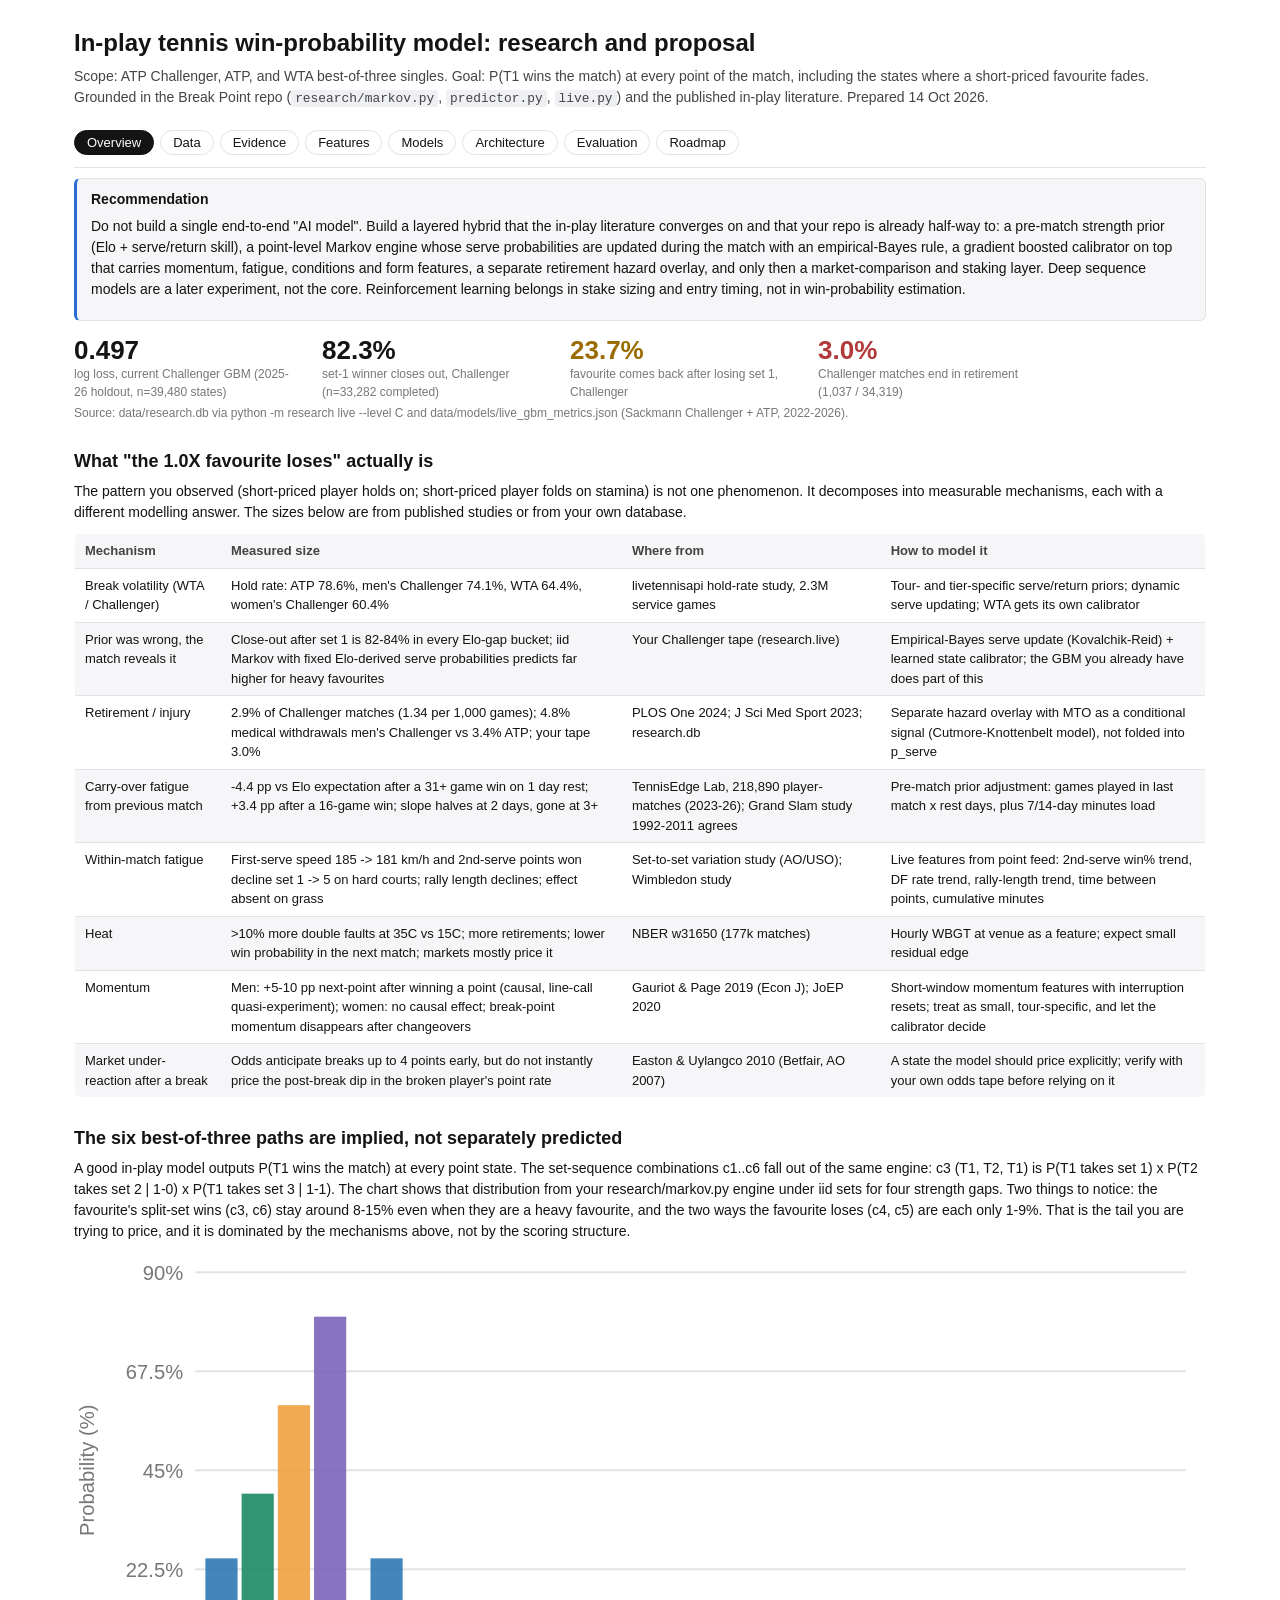
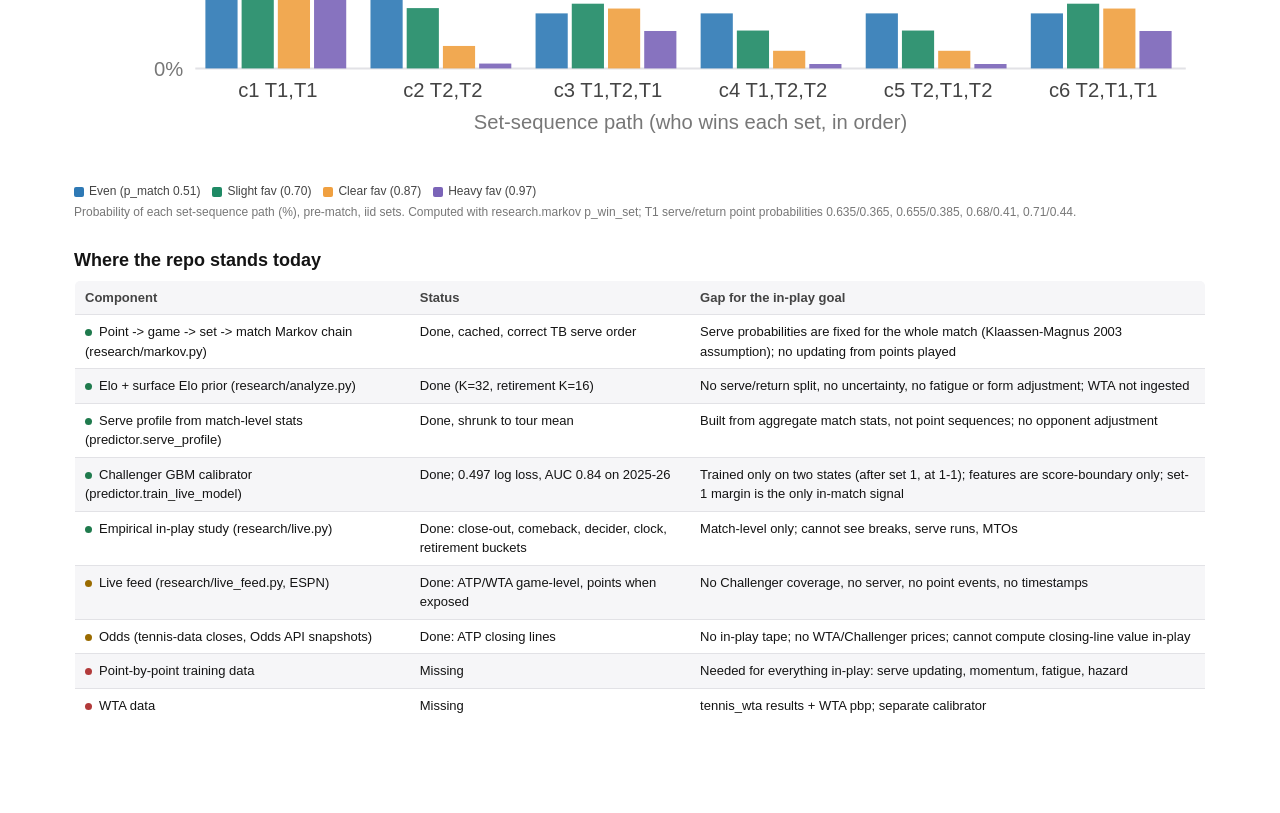
<file: docs/index.html>
<!doctype html>
<html lang="en">
<head>
<meta charset="utf-8">
<title>Break Point</title>
<meta name="robots" content="noindex">
<script>
  // The site root opens the proposal; the hash (for example #roadmap) is carried over.
  location.replace("in-play-tennis-model-proposal.html" + location.hash);
</script>
<noscript><meta http-equiv="refresh" content="0; url=in-play-tennis-model-proposal.html"></noscript>
</head>
<body>
<p><a href="in-play-tennis-model-proposal.html">In-play tennis win-probability model: research and proposal</a></p>
</body>
</html>
</file>
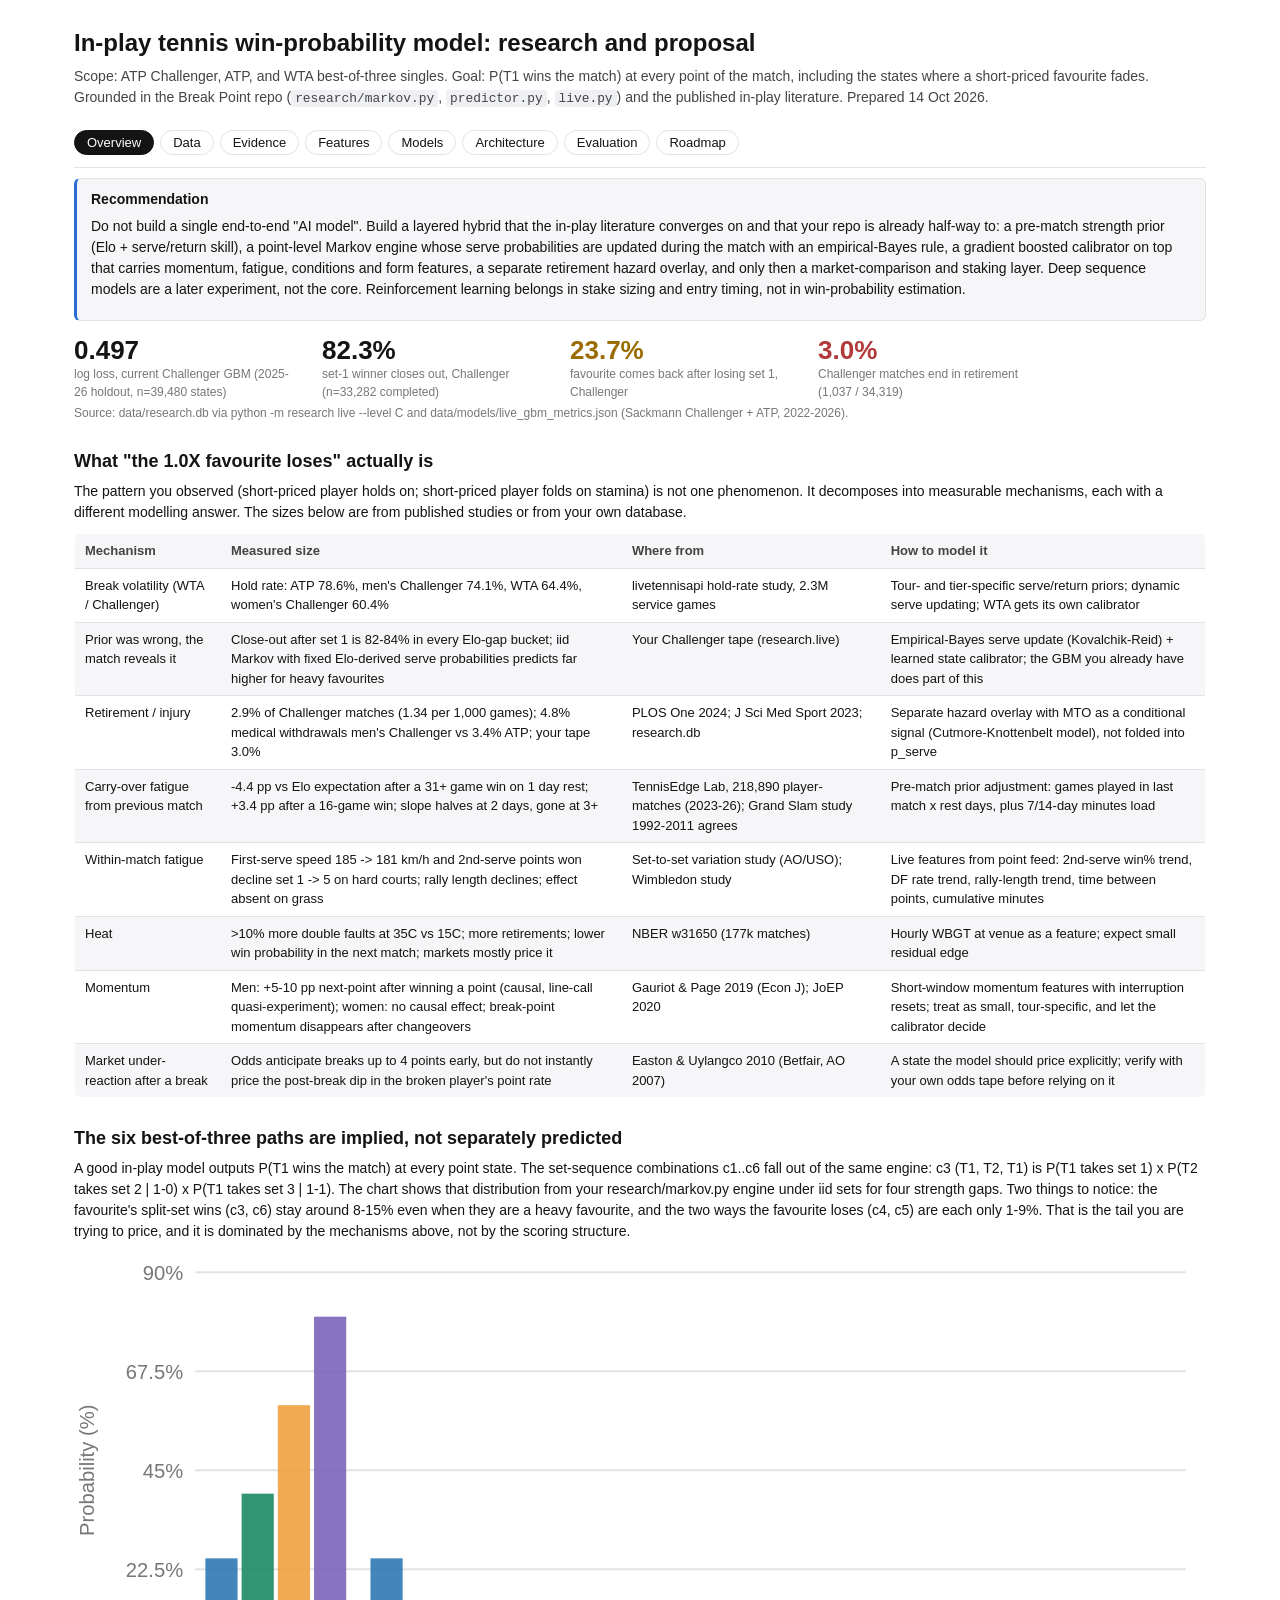
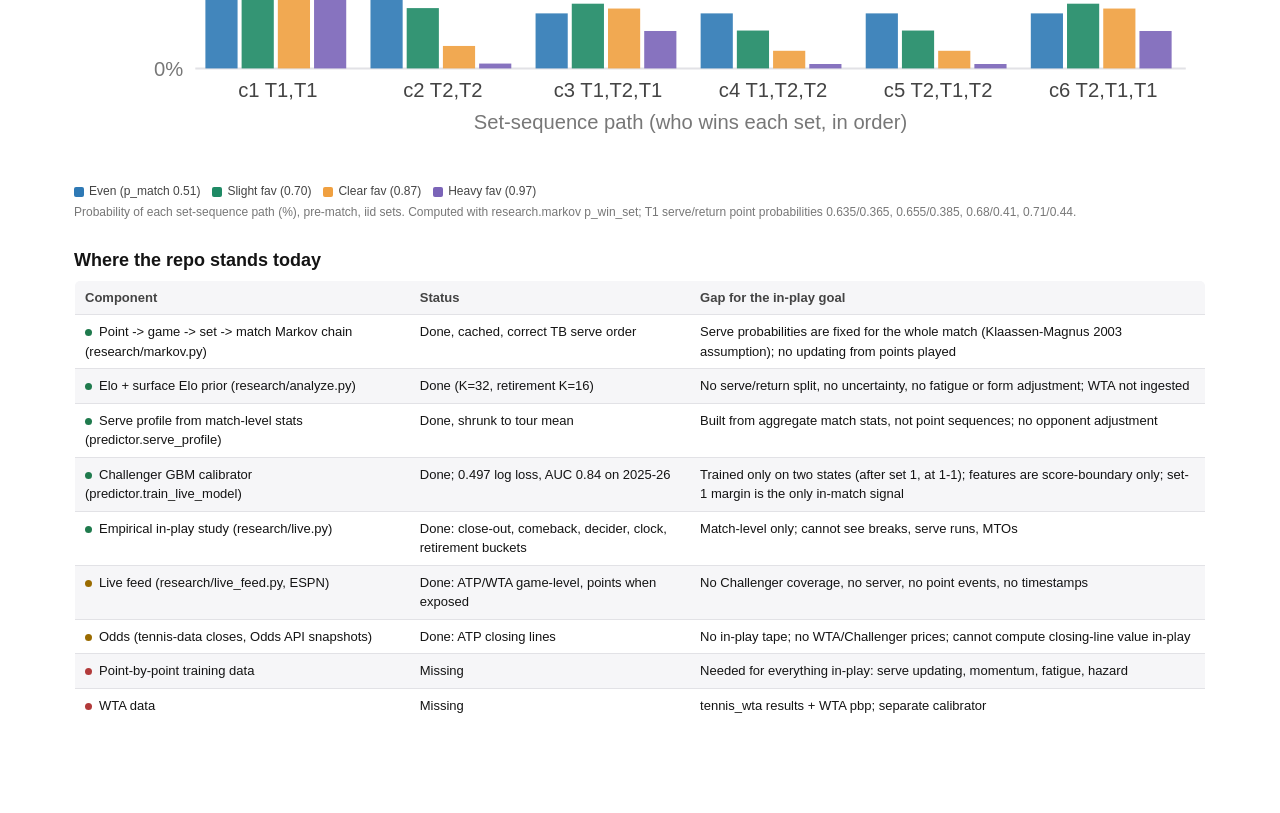
<file: docs/in-play-tennis-model-proposal.html>
<!doctype html>
<html lang="en">
<head>
<meta charset="utf-8">
<meta name="viewport" content="width=device-width, initial-scale=1">
<title>In-play tennis win-probability model: research and proposal</title>
<style>
  :root{--bg:#111214;--fg:#e8e8ea;--fg2:#b4b6bc;--fg3:#85888f;--line:#2a2c31;--fill:#1b1d21;--fill2:#22252a;--accent:#6ea8fe;--warn:#e0b04a;--danger:#e36b6b;--ok:#5cb98a;--info:#6ea8fe}
  @media (prefers-color-scheme: light){:root{--bg:#ffffff;--fg:#141414;--fg2:#444;--fg3:#777;--line:#e2e2e6;--fill:#f6f6f8;--fill2:#eef0f4;--accent:#2b6cd4;--warn:#9a6b00;--danger:#b23a3a;--ok:#1f7a4d;--info:#2b6cd4}}
  *{box-sizing:border-box}
  body{margin:0;background:var(--bg);color:var(--fg);font:14px/1.5 -apple-system,BlinkMacSystemFont,"Segoe UI",Inter,Roboto,sans-serif}
  .wrap{max-width:1180px;margin:0 auto;padding:28px 24px 80px}
  h1{font-size:24px;line-height:30px;font-weight:600;margin:0 0 8px}
  h2{font-size:18px;line-height:24px;font-weight:600;margin:28px 0 8px}
  h3{font-size:16px;line-height:22px;font-weight:600;margin:20px 0 6px}
  p{margin:6px 0 10px}
  .sub{color:var(--fg2)}
  .cap{color:var(--fg3);font-size:12px;line-height:16px;margin:4px 0 14px}
  nav{display:flex;flex-wrap:wrap;gap:6px;margin:14px 0 10px;padding-bottom:12px;border-bottom:1px solid var(--line);position:sticky;top:0;background:var(--bg);z-index:2;padding-top:8px}
  nav button{border:1px solid var(--line);background:transparent;color:var(--fg);border-radius:999px;padding:4px 12px;font-size:13px;cursor:pointer}
  nav button.active{background:var(--fg);color:var(--bg);border-color:var(--fg)}
  section{display:none}section.active{display:block}
  table{border-collapse:collapse;width:100%;margin:6px 0 10px;font-size:13px;border:1px solid var(--line);border-radius:6px;overflow:hidden}
  th,td{text-align:left;vertical-align:top;padding:7px 10px;border-bottom:1px solid var(--line)}
  th{color:var(--fg2);font-weight:600;background:var(--fill)}
  tr:last-child td{border-bottom:none}
  tbody tr:nth-child(even) td{background:var(--fill)}
  .dot{display:inline-block;width:7px;height:7px;border-radius:50%;margin-right:7px;vertical-align:middle}
  .callout{border:1px solid var(--line);border-left:3px solid var(--info);background:var(--fill);border-radius:6px;padding:10px 14px;margin:10px 0}
  .callout.warn{border-left-color:var(--warn)}.callout.danger{border-left-color:var(--danger)}
  .callout b{display:block;margin-bottom:4px}
  .stats{display:flex;flex-wrap:wrap;gap:28px;margin:14px 0 2px}
  .stat .v{font-size:26px;font-weight:600;line-height:30px}.stat .l{color:var(--fg3);font-size:12px;max-width:220px}
  .stat.warn .v{color:var(--warn)}.stat.danger .v{color:var(--danger)}
  .grid2{display:grid;grid-template-columns:1fr 1fr;gap:24px}
  @media (max-width:900px){.grid2{grid-template-columns:1fr}}
  .chart{width:100%;height:auto;display:block}
  .legend{display:flex;flex-wrap:wrap;gap:12px;font-size:12px;color:var(--fg2);margin:4px 0}
  .legend i{display:inline-block;width:10px;height:10px;border-radius:2px;margin-right:5px;vertical-align:middle}
  details{border-bottom:1px solid var(--line);padding:6px 0}
  summary{cursor:pointer;font-weight:600;padding:6px 0}
  summary span{color:var(--fg3);font-weight:400;margin-left:8px;font-size:12px}
  .card{border:1px solid var(--line);border-radius:6px;margin:10px 0}
  .card .hd{font-size:12px;color:var(--fg2);padding:6px 12px;border-bottom:1px solid var(--line);display:flex;justify-content:space-between}
  .card .bd{padding:10px 12px}
  .card .bd p{margin:4px 0}
  code{font-family:ui-monospace,SFMono-Regular,Menlo,monospace;font-size:.92em;background:var(--fill2);padding:1px 4px;border-radius:3px}
  .arch{overflow-x:auto}
</style>
</head>
<body>
<div class="wrap">
  <h1>In-play tennis win-probability model: research and proposal</h1>
  <p class="sub">Scope: ATP Challenger, ATP, and WTA best-of-three singles. Goal: P(T1 wins the match) at every point of the match, including the states where a short-priced favourite fades. Grounded in the Break Point repo (<code>research/markov.py</code>, <code>predictor.py</code>, <code>live.py</code>) and the published in-play literature. Prepared 14 Oct 2026.</p>
  <nav id="nav"></nav>
  <div id="root"></div>
</div>

<script>
// ----------------------------------------------------------------------------
// helpers
// ----------------------------------------------------------------------------
const esc = s => String(s).replace(/&/g,"&amp;").replace(/</g,"&lt;").replace(/>/g,"&gt;");
const tone = {success:"var(--ok)",warning:"var(--warn)",danger:"var(--danger)",info:"var(--info)"};
function table(headers, rows, rowTone){
  let h = "<table><thead><tr>"+headers.map(x=>"<th>"+esc(x)+"</th>").join("")+"</tr></thead><tbody>";
  rows.forEach((r,i)=>{
    h+="<tr>"+r.map((c,j)=>{
      let cell = esc(c);
      if(j===0 && rowTone && rowTone[i]) cell = '<span class="dot" style="background:'+tone[rowTone[i]]+'"></span>'+cell;
      return "<td>"+cell+"</td>";
    }).join("")+"</tr>";
  });
  return h+"</tbody></table>";
}
const callout=(t,title,body)=>'<div class="callout '+t+'"><b>'+esc(title)+'</b>'+body+'</div>';
const cap = s => '<p class="cap">'+esc(s)+'</p>';
const P = s => '<p>'+s+'</p>';
const palette=["#2E79B5","#1F8A65","#F0A040","#7B64B8","#C85898","#2A9A8A"];

function barChart(o){
  const W=560,H=o.height||240,pl=60,pr=10,pt=10,pb=54;
  const all=o.series.flatMap(s=>s.data);
  const min=o.min!=null?o.min:0, max=o.max!=null?o.max:Math.max(...all)*1.1;
  const cw=(W-pl-pr)/o.categories.length, n=o.series.length, bw=Math.min(28,(cw-10)/n);
  const y=v=>pt+(H-pt-pb)*(1-(v-min)/(max-min));
  let s='<svg class="chart" viewBox="0 0 '+W+' '+H+'" xmlns="http://www.w3.org/2000/svg">';
  for(let i=0;i<=4;i++){const v=min+(max-min)*i/4;s+='<line x1="'+pl+'" x2="'+(W-pr)+'" y1="'+y(v)+'" y2="'+y(v)+'" stroke="var(--line)"/><text x="'+(pl-6)+'" y="'+(y(v)+4)+'" font-size="10" text-anchor="end" fill="var(--fg3)">'+(+v.toFixed(2))+(o.suffix||"")+'</text>';}
  o.categories.forEach((c,ci)=>{
    const x0=pl+ci*cw+(cw-bw*n)/2;
    o.series.forEach((sr,si)=>{
      const v=sr.data[ci];const yy=y(v);
      s+='<rect x="'+(x0+si*bw)+'" y="'+Math.min(yy,y(min))+'" width="'+(bw-2)+'" height="'+Math.abs(y(min)-yy)+'" fill="'+palette[si%palette.length]+'" opacity=".9"><title>'+esc(sr.name)+': '+v+(o.suffix||"")+'</title></rect>';
      if(o.showValues) s+='<text x="'+(x0+si*bw+(bw-2)/2)+'" y="'+(yy-3)+'" font-size="9" text-anchor="middle" fill="var(--fg2)">'+v+'</text>';
    });
    s+='<text x="'+(pl+ci*cw+cw/2)+'" y="'+(H-pb+14)+'" font-size="10" text-anchor="middle" fill="var(--fg2)">'+esc(c)+'</text>';
  });
  if(o.xlabel) s+='<text x="'+(pl+(W-pl-pr)/2)+'" y="'+(H-pb+30)+'" font-size="10" text-anchor="middle" fill="var(--fg3)">'+esc(o.xlabel)+'</text>';
  if(o.ylabel) s+='<text transform="translate(10,'+(pt+(H-pt-pb)/2)+') rotate(-90)" font-size="10" text-anchor="middle" fill="var(--fg3)">'+esc(o.ylabel)+'</text>';
  s+='</svg>';
  if(n>1) s+='<div class="legend">'+o.series.map((sr,i)=>'<span><i style="background:'+palette[i]+'"></i>'+esc(sr.name)+'</span>').join("")+'</div>';
  return s;
}
function lineChart(o){
  const W=560,H=o.height||240,pl=60,pr=10,pt=10,pb=54;
  const all=o.series.flatMap(s=>s.data).concat(o.ref!=null?[o.ref]:[]);
  const min=Math.min(...all)-0.5,max=Math.max(...all)+0.5;
  const n=o.categories.length;
  const x=i=>pl+(W-pl-pr)*(i+0.5)/n, y=v=>pt+(H-pt-pb)*(1-(v-min)/(max-min));
  let s='<svg class="chart" viewBox="0 0 '+W+' '+H+'" xmlns="http://www.w3.org/2000/svg">';
  for(let i=0;i<=4;i++){const v=min+(max-min)*i/4;s+='<line x1="'+pl+'" x2="'+(W-pr)+'" y1="'+y(v)+'" y2="'+y(v)+'" stroke="var(--line)"/><text x="'+(pl-6)+'" y="'+(y(v)+4)+'" font-size="10" text-anchor="end" fill="var(--fg3)">'+v.toFixed(1)+(o.suffix||"")+'</text>';}
  if(o.ref!=null) s+='<line x1="'+pl+'" x2="'+(W-pr)+'" y1="'+y(o.ref)+'" y2="'+y(o.ref)+'" stroke="var(--fg3)" stroke-dasharray="4 3"/><text x="'+(W-pr)+'" y="'+(y(o.ref)-4)+'" font-size="10" text-anchor="end" fill="var(--fg3)">'+esc(o.refLabel||"")+'</text>';
  o.series.forEach((sr,si)=>{
    const pts=sr.data.map((v,i)=>x(i)+","+y(v)).join(" ");
    s+='<polyline points="'+pts+'" fill="none" stroke="'+palette[si]+'" stroke-width="2"/>';
    sr.data.forEach((v,i)=>s+='<circle cx="'+x(i)+'" cy="'+y(v)+'" r="3" fill="'+palette[si]+'"><title>'+esc(sr.name)+' '+esc(o.categories[i])+': '+v+(o.suffix||"")+'</title></circle>');
  });
  o.categories.forEach((c,i)=>s+='<text x="'+x(i)+'" y="'+(H-pb+14)+'" font-size="10" text-anchor="middle" fill="var(--fg2)">'+esc(c)+'</text>');
  if(o.xlabel) s+='<text x="'+(pl+(W-pl-pr)/2)+'" y="'+(H-pb+30)+'" font-size="10" text-anchor="middle" fill="var(--fg3)">'+esc(o.xlabel)+'</text>';
  if(o.ylabel) s+='<text transform="translate(10,'+(pt+(H-pt-pb)/2)+') rotate(-90)" font-size="10" text-anchor="middle" fill="var(--fg3)">'+esc(o.ylabel)+'</text>';
  s+='</svg><div class="legend">'+o.series.map((sr,i)=>'<span><i style="background:'+palette[i]+'"></i>'+esc(sr.name)+'</span>').join("")+'</div>';
  return s;
}

// ----------------------------------------------------------------------------
// content
// ----------------------------------------------------------------------------
const sections = {};

sections["Overview"] = `
${callout("info","Recommendation",P(`Do not build a single end-to-end "AI model". Build a layered hybrid that the in-play literature converges on and that your repo is already half-way to: a pre-match strength prior (Elo + serve/return skill), a point-level Markov engine whose serve probabilities are updated during the match with an empirical-Bayes rule, a gradient boosted calibrator on top that carries momentum, fatigue, conditions and form features, a separate retirement hazard overlay, and only then a market-comparison and staking layer. Deep sequence models are a later experiment, not the core. Reinforcement learning belongs in stake sizing and entry timing, not in win-probability estimation.`))}
<div class="stats">
  <div class="stat"><div class="v">0.497</div><div class="l">log loss, current Challenger GBM (2025-26 holdout, n=39,480 states)</div></div>
  <div class="stat"><div class="v">82.3%</div><div class="l">set-1 winner closes out, Challenger (n=33,282 completed)</div></div>
  <div class="stat warn"><div class="v">23.7%</div><div class="l">favourite comes back after losing set 1, Challenger</div></div>
  <div class="stat danger"><div class="v">3.0%</div><div class="l">Challenger matches end in retirement (1,037 / 34,319)</div></div>
</div>
${cap("Source: data/research.db via python -m research live --level C and data/models/live_gbm_metrics.json (Sackmann Challenger + ATP, 2022-2026).")}

<h2>What "the 1.0X favourite loses" actually is</h2>
${P("The pattern you observed (short-priced player holds on; short-priced player folds on stamina) is not one phenomenon. It decomposes into measurable mechanisms, each with a different modelling answer. The sizes below are from published studies or from your own database.")}
${table(["Mechanism","Measured size","Where from","How to model it"],[
 ["Break volatility (WTA / Challenger)","Hold rate: ATP 78.6%, men's Challenger 74.1%, WTA 64.4%, women's Challenger 60.4%","livetennisapi hold-rate study, 2.3M service games","Tour- and tier-specific serve/return priors; dynamic serve updating; WTA gets its own calibrator"],
 ["Prior was wrong, the match reveals it","Close-out after set 1 is 82-84% in every Elo-gap bucket; iid Markov with fixed Elo-derived serve probabilities predicts far higher for heavy favourites","Your Challenger tape (research.live)","Empirical-Bayes serve update (Kovalchik-Reid) + learned state calibrator; the GBM you already have does part of this"],
 ["Retirement / injury","2.9% of Challenger matches (1.34 per 1,000 games); 4.8% medical withdrawals men's Challenger vs 3.4% ATP; your tape 3.0%","PLOS One 2024; J Sci Med Sport 2023; research.db","Separate hazard overlay with MTO as a conditional signal (Cutmore-Knottenbelt model), not folded into p_serve"],
 ["Carry-over fatigue from previous match","-4.4 pp vs Elo expectation after a 31+ game win on 1 day rest; +3.4 pp after a 16-game win; slope halves at 2 days, gone at 3+","TennisEdge Lab, 218,890 player-matches (2023-26); Grand Slam study 1992-2011 agrees","Pre-match prior adjustment: games played in last match x rest days, plus 7/14-day minutes load"],
 ["Within-match fatigue","First-serve speed 185 -> 181 km/h and 2nd-serve points won decline set 1 -> 5 on hard courts; rally length declines; effect absent on grass","Set-to-set variation study (AO/USO); Wimbledon study","Live features from point feed: 2nd-serve win% trend, DF rate trend, rally-length trend, time between points, cumulative minutes"],
 ["Heat",">10% more double faults at 35C vs 15C; more retirements; lower win probability in the next match; markets mostly price it","NBER w31650 (177k matches)","Hourly WBGT at venue as a feature; expect small residual edge"],
 ["Momentum","Men: +5-10 pp next-point after winning a point (causal, line-call quasi-experiment); women: no causal effect; break-point momentum disappears after changeovers","Gauriot & Page 2019 (Econ J); JoEP 2020","Short-window momentum features with interruption resets; treat as small, tour-specific, and let the calibrator decide"],
 ["Market under-reaction after a break","Odds anticipate breaks up to 4 points early, but do not instantly price the post-break dip in the broken player's point rate","Easton & Uylangco 2010 (Betfair, AO 2007)","A state the model should price explicitly; verify with your own odds tape before relying on it"],
])}

<h2>The six best-of-three paths are implied, not separately predicted</h2>
${P("A good in-play model outputs P(T1 wins the match) at every point state. The set-sequence combinations c1..c6 fall out of the same engine: c3 (T1, T2, T1) is P(T1 takes set 1) x P(T2 takes set 2 | 1-0) x P(T1 takes set 3 | 1-1). The chart shows that distribution from your research/markov.py engine under iid sets for four strength gaps. Two things to notice: the favourite's split-set wins (c3, c6) stay around 8-15% even when they are a heavy favourite, and the two ways the favourite loses (c4, c5) are each only 1-9%. That is the tail you are trying to price, and it is dominated by the mechanisms above, not by the scoring structure.")}
${barChart({categories:["c1 T1,T1","c2 T2,T2","c3 T1,T2,T1","c4 T1,T2,T2","c5 T2,T1,T2","c6 T2,T1,T1"],series:[
 {name:"Even (p_match 0.51)",data:[25.0,25.0,12.5,12.5,12.5,12.5]},
 {name:"Slight fav (0.70)",data:[39.7,13.7,14.7,8.6,8.6,14.7]},
 {name:"Clear fav (0.87)",data:[59.8,5.1,13.6,4.0,4.0,13.6]},
 {name:"Heavy fav (0.97)",data:[79.9,1.1,8.5,1.0,1.0,8.5]}],suffix:"%",max:90,height:260,xlabel:"Set-sequence path (who wins each set, in order)",ylabel:"Probability (%)"})}
${cap("Probability of each set-sequence path (%), pre-match, iid sets. Computed with research.markov p_win_set; T1 serve/return point probabilities 0.635/0.365, 0.655/0.385, 0.68/0.41, 0.71/0.44.")}

<h2>Where the repo stands today</h2>
${table(["Component","Status","Gap for the in-play goal"],[
 ["Point -> game -> set -> match Markov chain (research/markov.py)","Done, cached, correct TB serve order","Serve probabilities are fixed for the whole match (Klaassen-Magnus 2003 assumption); no updating from points played"],
 ["Elo + surface Elo prior (research/analyze.py)","Done (K=32, retirement K=16)","No serve/return split, no uncertainty, no fatigue or form adjustment; WTA not ingested"],
 ["Serve profile from match-level stats (predictor.serve_profile)","Done, shrunk to tour mean","Built from aggregate match stats, not point sequences; no opponent adjustment"],
 ["Challenger GBM calibrator (predictor.train_live_model)","Done; 0.497 log loss, AUC 0.84 on 2025-26","Trained only on two states (after set 1, at 1-1); features are score-boundary only; set-1 margin is the only in-match signal"],
 ["Empirical in-play study (research/live.py)","Done: close-out, comeback, decider, clock, retirement buckets","Match-level only; cannot see breaks, serve runs, MTOs"],
 ["Live feed (research/live_feed.py, ESPN)","Done: ATP/WTA game-level, points when exposed","No Challenger coverage, no server, no point events, no timestamps"],
 ["Odds (tennis-data closes, Odds API snapshots)","Done: ATP closing lines","No in-play tape; no WTA/Challenger prices; cannot compute closing-line value in-play"],
 ["Point-by-point training data","Missing","Needed for everything in-play: serve updating, momentum, fatigue, hazard"],
 ["WTA data","Missing","tennis_wta results + WTA pbp; separate calibrator"],
],["success","success","success","success","success","warning","warning","danger","danger"])}
`;

sections["Data"] = `
${P("The single biggest blocker is point-level history. Everything you want to capture (energy drop, momentum, post-break dips, medical timeouts) happens between set boundaries, and the repo only sees set boundaries. These are the sources that exist, what they cover, and what each one buys you.")}
${table(["Source","Coverage","Granularity","Access","Role in this project"],[
 ["Sackmann tennis_atp + qual_chall (already ingested)","ATP + Challenger + qualifying, all years; you hold 2023-2026","Match result + aggregate serve stats","Free","Elo, surface Elo, serve profile, fatigue/workload features, retirement labels"],
 ["Sackmann tennis_wta + wta_matches_qual_itf","WTA main tour, WTA qualifying, ITF women","Same schema as tennis_atp","Free","WTA Elo and serve profile; required before any WTA model"],
 ["Sackmann tennis_pointbypoint","ATP, Challenger (CH), WTA, ITF main + qualifying, 2011-2017 (repo frozen Sept 2017)","Full point sequence per match: S/R/A/D tokens, ';' games, '.' sets, '/' TB serve change, plus minutes","Free","Tens of thousands of Challenger/WTA/ITF matches to train the serve-update rule, momentum and post-break features, and the state calibrator on every point state"],
 ["Sackmann tennis_slam_pointbypoint","Grand Slams 2011-present (IBM Slamtracker / Infosys MatchBeats)","Per point: server, winner, serve number, speed, rally length, elapsed time, distance run (some events), break/set points","Free","Only public source with timing, rally length and distance: fit the within-match fatigue features here, then transfer the functional form"],
 ["Sackmann Match Charting Project","~15k charted pro matches, ATP + WTA, all levels","Shot-by-shot, crowd-sourced","Free","Rally length and serve direction priors per player; optional"],
 ["livetennisapi research corpus (Kaggle sample + full on application)","173,571 completed matches Jan 2023 - Aug 2026 across ATP, WTA, Challenger, ITF; 98.2% with point sequences; sackmann_id crosswalk","Point states with UTC capture timestamps","Free for non-commercial academic use on application; API tiers otherwise","Modern Challenger and WTA point data; the timestamps give between-point time, the best public fatigue proxy below Slam level"],
 ["Betfair Historical Data (Match Odds, tennis)","April 2015 - present, all exchange tennis markets","Basic: 1-min last traded price, free. Advanced: 1 s, top-3 ladder, volume. Pro: 50 ms ticks, full ladder","Free / paid / paid","The only honest benchmark: market-implied probability per state, closing-line value, and a realistic backtest with suspensions and bet delay"],
 ["tennis-data.co.uk closes (already ingested)","ATP + WTA main tour closing prices","Match-level","Free","Pre-match calibration check only"],
 ["Sportradar Tennis API","ATP, WTA, Challenger, ITF live","Point-by-point timeline with server, serve fault, result, timestamp; MTO and retirement packets; 1 s TTL; push feeds","Commercial","Production live feed if you go live; official scout data, failover to game-by-game"],
 ["tennis-api.com / livetennisapi live","ATP incl. Challenger and ITF; WTA incl. ITF","Live point-by-point, live odds across books, Socket/WebSocket on top tiers; livetennisapi publishes published_at vs event timestamp so you can measure your own latency","Paid tiers","Cheaper live feed for Challenger/WTA than Sportradar; verify coverage on the tournaments you care about"],
 ["ESPN scoreboard (already used)","ATP/WTA","Game-level, occasionally points; no server, no timestamps","Free","Demo only; not a training or trading feed"],
 ["Open-Meteo / ERA5-Land","Global hourly weather","Temperature, humidity, radiation, wind by venue coordinates","Free","WBGT / heat-index feature per match hour"],
])}
${callout("warn","Priority order",P("1) tennis_wta (one afternoon, same ingest path). 2) tennis_pointbypoint CH + WTA + ITF files: the parser is a few dozen lines and unlocks every in-play experiment on 2011-2017 data. 3) Apply for the livetennisapi corpus so the point model is trained on current Challenger and WTA play, not 2017. 4) Betfair Basic historical tennis: free, and without it you cannot say whether any model beats the market. 5) Slam pbp for fatigue feature fitting. Live feeds come last; a model that is not calibrated on history is not improved by a faster feed."))}
<h3>Point sequence format you will parse</h3>
${P("tennis_pointbypoint encodes a match as a string from the server's view: <b>S</b> server won, <b>R</b> returner won, <b>A</b> ace, <b>D</b> double fault; games are separated by \";\", sets by \".\", and \"/\" marks the serve change inside a tiebreak. Walking the string with the same state machine as research/markov.py produces one training row per point: score state, server, running serve/return rates, streaks, and the eventual winner. That is the row format the Trace paper and DeepTennis both train on.")}
`;

sections["Evidence"] = `
${P("The literature on in-play tennis forecasting is small and consistent. The numbers below are the ones that should change design decisions.")}
<div class="grid2">
 <div><h3>Service hold rate by tour and tier</h3>
 ${barChart({categories:["ATP","Chall (men)","ITF (men)","WTA","Chall (women)","ITF (women)"],series:[{name:"Service games held (%)",data:[78.62,74.1,70.26,64.36,60.4,58.93]}],suffix:"%",min:50,max:85,height:220,showValues:true,xlabel:"Tour / tier",ylabel:"Hold rate (%)"})}
 ${cap("Share of service games held (%). Source: livetennisapi hold-rate study over 2,294,737 service games, 2023-2026. ATP/WTA match the widely published ~79% / ~64%.")}</div>
 <div><h3>Next-day fatigue gradient vs Elo expectation</h3>
 ${lineChart({categories:["<=16","17-19","20-22","23-26","27-30","31+"],series:[
  {name:"1 day rest",data:[3.42,1.11,-0.48,-2.12,-2.59,-4.36]},
  {name:"2 days rest",data:[2.13,0.35,0.24,-0.93,-1.22,-2.36]},
  {name:"3+ days rest",data:[2.33,-0.46,-1.38,-2.52,-3.01,1.46]}],suffix:" pp",ref:0,refLabel:"Elo expectation",height:220,xlabel:"Total games in previous win",ylabel:"Win-rate residual (pp)"})}
 ${cap("Win-rate residual vs rating expectation (percentage points) by games in the previous win and days of rest. Source: TennisEdge Lab, 218,890 ATP+WTA player-matches 2023-2026. The 3+ day / 31+ cell is small and not significant.")}</div>
</div>
<h3>What each modelling layer buys you (Grand Slam pbp, chronological test 2023-24)</h3>
<div class="grid2">
 <div>${barChart({categories:["25% of match","50%","75%"],series:[
  {name:"Symmetric Markov",data:[68.5,77.0,85.4]},{name:"Elo-asymmetric Markov",data:[75.8,80.5,86.5]},{name:"Serve-shrink Markov",data:[75.6,79.5,87.2]},{name:"HGBM on live features",data:[69.4,79.2,87.4]},{name:"Trace (hybrid)",data:[76.1,82.2,88.3]}],suffix:"%",min:60,max:92,height:230,xlabel:"Match progress",ylabel:"Winner accuracy (%)"})}
 ${cap("Winner accuracy (%) at match-progress checkpoints. Source: Xie & Muppidi, arXiv 2609.07617 (Sept 2026), 8,222 Slam matches, 1.5M point states, train 2011-21, test 2023-24.")}</div>
 <div>${barChart({categories:["25% of match","50%","75%"],series:[
  {name:"Symmetric Markov",data:[0.629,0.536,0.35]},{name:"Elo-asymmetric Markov",data:[0.521,0.455,0.31]},{name:"Serve-shrink Markov",data:[0.514,0.427,0.284]},{name:"HGBM on live features",data:[0.538,0.379,0.23]},{name:"Trace (hybrid)",data:[0.475,0.353,0.2]}],max:0.7,height:230,xlabel:"Match progress",ylabel:"Binary log loss (lower is better)"})}
 ${cap("Log loss at the same checkpoints, same source. The GBM is worst early and best late among single models; the hybrid wins everywhere. This is the shape your repo's blend guesses at with hand weights (0.75/0.25 mid-game, 0.45/0.55 at set boundaries).")}</div>
</div>
<h3>Findings that should drive design</h3>
${table(["Study","Finding","Design implication"],[
 ["Klaassen & Magnus 2001 (JASA), 2003 (EJOR)","Points are not iid: winning the previous point raises P(win next); servers win fewer important points, weaker players more so. Deviations are small; iid is a good first-order forecast model. Importance of a point = P(win match | win point) - P(win match | lose point).","Keep the Markov chain as the backbone. Add point importance as a feature; expect momentum to be a correction, not the model."],
 ["Kovalchik & Reid 2019 (Int J Forecasting)","Empirical-Bayes update of serve probabilities from in-match serve points, with pre-match parameters from Elo: 28% lower in-match serve prediction error, +4 pp win accuracy vs constant-serve model (2017 season). WTA serve estimates had larger error than ATP.","This is the first thing to add to research/markov.py. It is a few lines: p = (n r + k pi) / (n + k) with k tuned by match phase."],
 ["Ingram 2019 (JQAS) and MathSport in-play slides","Point-based Bayesian hierarchical model with per-player serve and return skills on Gaussian random walks plus surface and tournament effects: 68.8% / 0.592 log loss vs 66.3% / 0.641 for other point-based models (ATP 2014). In-play: static Elo is a surprisingly strong baseline; serve-and-return Glicko predicts points best; Elo + beta-binomial updating gives the best match log loss; using uncertainty helps.","Upgrade the prior from one Elo number to serve skill, return skill, and their uncertainty. Uncertainty is what tells the updater how fast to trust live evidence."],
 ["Easton & Uylangco 2010 (Int J Forecasting)","Betfair in-play prices track the Klaassen-Magnus model extremely closely; the market anticipates breaks up to four points early; it does not instantly price the post-break dip in the broken player's performance.","The market is the benchmark, not a thing to beat on average. Target specific states where it is slow: just after a break, during MTOs, in thin lower-tier markets."],
 ["Brown 2014 (Econ J); Zurich courtsiding study","In-play mispricing between Betfair win and set markets is ~10x pre-match (5.3% average discrepancy). Prices absorb a point result within ~12-13 s; courtsiders account for ~60% of the move.","You are not competing on speed. Compete on better conditional probabilities at the states the crowd misprices, and size for it."],
 ["Gauriot & Page 2019 (Econ J); Meier et al. 2020 (JoEP)","Causal momentum in men: +5-10 pp on the next point after winning one (up to +15 at 30-30 / deuce); none for women. Break-point momentum disappears after a changeover.","Momentum features: tour-specific, short windows, reset on changeovers and MTOs."],
 ["Cutmore & Knottenbelt 2013","Retirement risk modelled as a Bernoulli injury process with exponentially distributed severity and a per-point damping ('run it off'); parameters inferred from the gap between Betfair match-odds and set-betting markets.","Keep retirement as a separate overlay with its own state; the match-odds payout rule changes what 'win' means when a player retires."],
 ["PLOS One 2024 (retirements below tour level)","1.56 retirements per 1,000 games overall; 1.34 at Challenger; hard and clay double the risk vs grass.","Base hazard by tier and surface; your DB shows 3.0% at Challenger, which agrees."],
 ["NBER w31650 (heat)","Hot conditions increase double faults and retirements, shorten rallies, and reduce next-match win probability; betting markets largely price the heat effect.","Include WBGT, but do not expect it to be the edge."],
 ["Trace, arXiv 2609.07617 (2026); DeepTennis (Stanford CS230 2019)","Hybrid Markov + GBM reaches 77.8% all-point accuracy on a strict chronological split. DeepTennis LSTM's 79.5% was on a non-chronological split; under the same leaky split Trace reaches 81.3%.","Be suspicious of any in-play accuracy above ~80% on Slam data. Always split by time."],
 ["2024 MCM Problem C papers (momentum, Wimbledon 2023)","Many EWMA/LSTM/XGBoost momentum papers report 94-99% 'swing' accuracy. These predict a smoothed momentum curve from features that include the same points, on one or a few matches.","Treat as feature-engineering inspiration (EWMA of point outcomes, SHAP on distance run), not as evidence of forecasting skill."],
])}
`;

function group(title,intro,rows,open){
  return '<details'+(open?' open':'')+'><summary>'+esc(title)+'<span>'+rows.length+' features</span></summary><p class="sub">'+esc(intro)+'</p>'+table(["Feature","Definition","Source","Available"],rows)+'</details>';
}
sections["Features"] = `
${P('Every feature below is computable strictly from information available before the next point is played. The last column says whether the repo can compute it today ("now"), after the free data steps ("after pbp"), or only with a paid live feed ("live feed").')}
${group("Pre-match strength prior","What the market already knows. These set the starting serve/return probabilities and the uncertainty around them.",[
 ["Elo, surface Elo, Elo gap","Existing ratings; add a per-player rating variance (Glicko-style) so the updater knows how much to trust the prior","research.analyze","now"],
 ["Serve skill, return skill","Latent per-player skills on a random walk, surface-adjusted and tournament-adjusted (Ingram); or a serve/return Glicko","tennis_atp/wta stats, pbp","after pbp"],
 ["Pair point probabilities","P(T1 wins a point on serve) and on return, from the two skill vectors, clipped to tour ranges (ATP ~0.60-0.72, WTA ~0.52-0.64)","derived","now (crude), after pbp (proper)"],
 ["Recent form","Exponentially weighted serve/return point win rate over the last 10-20 matches; wins vs Elo expectation over 30/90 days","tennis_atp/wta","now"],
 ["Head-to-head and style","H2H count and net; handedness pairing; height; tournament level","tennis_atp/wta","now"],
 ["Market prior (optional)","De-vigged pre-match price when available; strongest single pre-match predictor in Kovalchik 2016","tennis-data, Betfair","now for ATP/WTA"],
],true)}
${group("Live score state","The Markov state itself plus the engine's outputs. These are the backbone features for any calibrator.",[
 ["Sets, games, points, server, tiebreak flag","Full state s = (S1,S2,G1,G2,P1,P2,server,tb)","feed / pbp","now"],
 ["Markov p_match, p_set, p_game","Engine outputs under the current serve probabilities, plus logit transforms","research.markov","now"],
 ["Point importance","P(win match | win point) - P(win match | lose point) (Morris / Klaassen-Magnus); flags break points, set points, match points","research.markov","now"],
 ["Match progress","Points played, estimated fraction of match complete; needed because feature usefulness changes with progress (Trace)","feed","now"],
 ["Serve-shrink p_match","Engine output after the empirical-Bayes serve update; the difference between it and the prior-only output is itself a feature","derived","after pbp (to tune kappa)"],
],true)}
${group("Live serve and return performance","What the match has revealed about today's level. Kovalchik-Reid showed this is the single most valuable in-match update.",[
 ["Serve points won / played, per player","Running counts; shrunk toward prior with pseudo-count kappa (phase-dependent: large early, small late)","pbp / feed","after pbp"],
 ["First-serve in %, aces, double faults","Running rates; DF-rate trend is a documented heat and fatigue marker","pbp (A/D tokens), feed","after pbp"],
 ["Second-serve points won","Running rate and trend across sets; declines with fatigue on slow courts","Slam pbp, Sportradar","after pbp (Slam), live feed"],
 ["Break points created / converted / saved","Counts and rates in this match","pbp / feed","after pbp"],
 ["Return points won","Mirror of serve; Ingram's in-play slides show return skill carries signal the serve rate misses","pbp / feed","after pbp"],
])}
${group("Momentum (small, tour-specific)","Keep windows short and reset on interruptions. Expect a few points of calibration gain in men's matches and little in women's; let the calibrator decide.",[
 ["Last-k point run","Points won by T1 in the last 4 / 8 / 12 points; net streak length","pbp / feed","after pbp"],
 ["EWMA of point outcomes","Exponentially weighted point-win indicator with half-life ~6-10 points; also EWMA of serve points only","pbp / feed","after pbp"],
 ["Games since last break, break-back flag","Whether the last break was immediately answered; post-break dip indicator (Easton-Uylangco)","pbp / feed","after pbp"],
 ["Interruption reset","Changeover, set break, MTO, rain delay between the momentum event and now (Meier et al.)","feed timestamps","after pbp (changeovers), live feed (MTO)"],
 ["Pressure-point record today","Break points and deuce points won vs expected; Klaassen-Magnus importance-weighted performance","pbp / feed","after pbp"],
])}
${group("Fatigue and energy","This is where the 'favourite folds in set 3' story lives. Split into carry-over (known pre-match) and within-match (revealed by the feed).",[
 ["Previous-match load","Total games and minutes in the player's last match; days of rest; interaction of the two (gradient in the Evidence tab)","tennis_atp/wta","now"],
 ["Tournament load","Matches, sets and minutes in the last 3 / 7 / 14 days; qualifying rounds played (Challenger qualifiers arrive with extra matches)","tennis_atp/wta qual_chall","now"],
 ["Age and retirement history","Age; retirements and walkovers in the last 12 months; injury comeback flag (first tournament after a gap)","tennis_atp/wta","now"],
 ["Elapsed match time","Minutes played so far; minutes in the current set; a 7-6 first set is not a 6-1 first set","feed timestamps","after pbp (minutes), live feed (per point)"],
 ["Between-point time trend","Median seconds between points this set vs set 1; rises under heat and fatigue (BJSM 2014: ~10 s longer in heat)","Slam pbp elapsed_time, livetennisapi timestamps, Sportradar","after pbp (Slam), live feed"],
 ["Rally-length trend","Mean rally count this set vs set 1; declines late in long matches","Slam pbp, Match Charting","after pbp (Slam only)"],
 ["Serve-speed trend","First and second serve speed this set vs set 1","Slam pbp only","Slam only"],
 ["Deciding-set record","Player's historical win rate in third sets vs expected; long-match win rate","tennis_atp/wta (already in live._player_inplay)","now"],
])}
${group("Court and conditions","Mostly priced by the market, but cheap to add and they interact with fatigue.",[
 ["Surface and speed","Hard / clay / grass / indoor; tournament-level serve-hold rate as a court-speed proxy (Ingram tournament intercept)","tennis_atp/wta","now"],
 ["Surface-specific form","Surface Elo gap; surface serve/return skill","research.analyze","now"],
 ["Heat and humidity","Hourly temperature, humidity, radiation at venue; WBGT or heat index; indoor flag","Open-Meteo / ERA5","after geocoding venues"],
 ["Altitude","Venue elevation (ball speed, serve dominance)","static table","after geocoding venues"],
 ["Session","Day vs night, scheduled start hour, court assignment","feed","live feed"],
])}
${group("Retirement risk","Modelled separately. The output is P(T1 retires before match end) and P(T2 retires), which then changes the match-odds settlement.",[
 ["Base hazard","Per-point retirement rate by tier, surface, sex (PLOS One 2024; your DB)","research.db","now"],
 ["Medical timeout","MTO taken, by whom, when; retirement packet rules (Sportradar: MTO is conditional, not terminal)","Sportradar / tennis-api timelines","live feed"],
 ["Collapse signature","Sudden drop in serve points won, serve speed, or a run of lost games after a timeout","pbp / feed","after pbp"],
 ["Player history","Retirements in last 12 months; injury comeback flag","tennis_atp/wta","now"],
 ["Market gap signal","Divergence between match-odds and set-betting implied probabilities (Cutmore-Knottenbelt)","Betfair","with odds feed"],
])}
${group("Market","Not model inputs for the probability (that would make the model a copy of the market). Used for benchmarking, edge calculation and staking.",[
 ["Live implied probability","De-vigged mid of best back / best lay; last traded price","Betfair / tennis-api odds","with odds feed"],
 ["Model minus market","Edge in probability points and in expected log-growth terms","derived","with odds feed"],
 ["Liquidity and spread","Matched volume, back-lay spread; Challenger and WTA 125 markets are thin","Betfair","with odds feed"],
 ["Suspension and delay","Market suspended flag, in-play bet delay (typically ~5 s on exchanges)","Betfair","with odds feed"],
])}
`;

sections["Models"] = `
${P("Candidate model families, what each one captures, what it needs, and the role I recommend for it. The verdict column is the proposal.")}
${table(["Family","What it captures","Data needed","Evidence","Verdict"],[
 ["M1. iid point Markov chain (have)","Scoring structure exactly; converts two serve probabilities into P(point/game/set/match) at any state","None beyond score","Klaassen-Magnus 2003; Easton-Uylangco show markets track it","Keep as the backbone of everything"],
 ["M2. Dynamic serve updating (empirical Bayes / beta-binomial)","Today's level: shrinks prior serve probability toward observed in-match rate as evidence accumulates","Point sequences to tune kappa by phase and tour","Kovalchik-Reid: -28% serve error, +4 pp accuracy; Ingram: Elo + beta-binomial best log loss","Add first. Smallest change, largest gain"],
 ["M3. Bayesian serve/return skill prior (Ingram) or serve-return Glicko","Separate serve and return ability with uncertainty, surface and tournament effects, time drift","Match-level serve stats (have) or pbp","68.8% / 0.592 vs 66.3% / 0.641 on ATP 2014; uncertainty improves in-play updating","Replace single Elo as the prior in phase 2; keep Elo as a feature"],
 ["M4. Gradient-boosted state calibrator (have, narrow)","Non-linear corrections the chain misses: momentum, fatigue, conditions, form, prior mis-specification; learned blend weights","Point-level training rows with the engine outputs as features","Trace: best at every checkpoint; your GBM already lands at 0.497 log loss on two states","Retrain on every point state with the Features tab; this becomes the main model output"],
 ["M5. Sequence model (GRU / small Transformer over the point stream)","Patterns in the order of points that hand features miss; learned momentum","Hundreds of thousands of point sequences; careful chronological splits","DeepTennis 79.5% (leaky split); ATennision 94% on 2023 Wimbledon (momentum target, not forecasting); Trace beats or matches it with a GBM","Phase 4 experiment only. Feed its output as one more feature into M4 and keep it if log loss improves on a time split"],
 ["M6. Retirement hazard overlay","Probability each player cannot finish; MTO dynamics; settlement rules","Retirement labels (have), MTO events (live feed), market-gap signal (Betfair)","Cutmore-Knottenbelt; PLOS One base rates; your 3.0%","Separate model, combined at the end: p_win_settled = f(p_match, p_ret_1, p_ret_2, payout rule)"],
 ["M7. Market model","What the crowd believes right now; the benchmark for closing-line value","Betfair historical / live odds","Easton-Uylangco; Brown 2014","Benchmark and edge calculation, never a feature for the probability model"],
 ["M8. Staking / execution policy (RL or constrained Kelly)","How much to stake, when to enter, when to exit, given edge, uncertainty, liquidity, delay","A validated probability model plus an odds tape with latency","Fractional Kelly literature; risk-constrained Kelly (Busseti et al.); RL execution guides","Start with quarter-Kelly on edge above a threshold; RL only after a year of paper-traded tape exists"],
])}
${callout("warn","What not to build",P("A CNN: tennis state is a small discrete tuple, not a grid. An end-to-end deep network as the primary model: with tens of thousands of matches it will not beat Markov + boosted trees on a time split and it loses the calibration structure the chain gives you for free. Reinforcement learning for the win probability: the outcome does not depend on your actions, so it is a supervised problem; RL is for the staking policy. An LLM: there is no text signal here. Any model whose reported in-play accuracy exceeds about 80% on Slam data without a chronological split."))}
<h3>M2 in detail: the serve update you should add to research/markov.py</h3>
${P("Let &pi;<sub>i</sub> be the pre-match probability that player i wins a point on serve (from the prior), r<sub>i</sub> the observed in-match serve point win rate after n<sub>i</sub> serve points, and &kappa; a pseudo-count. The live estimate is <code>p_i = (n_i r_i + &kappa; &pi;_i) / (n_i + &kappa;)</code>. Kovalchik and Reid fit the weighting empirically; the 2026 Trace study selected &kappa; of 640 at 25% progress, 160 at 50%, and 40 at 75%, i.e. trust the prior heavily early and the match heavily late. Fit &kappa; separately for ATP, Challenger and WTA on the point data, and feed both the prior-only and the updated Markov outputs to the calibrator. A Bayesian version uses a Beta(&kappa;&pi;, &kappa;(1-&pi;)) prior and yields the same mean plus a variance you can pass as a feature.")}
<h3>M4 in detail: retraining the calibrator on every point state</h3>
${P("The current GBM sees two states per match. After the pbp step it should see every point state in every match (the Trace paper's 1.5M rows came from 8.2k matches). Keep HistGradientBoosting; the feature vector becomes [p_markov_prior, p_markov_updated, their logits, their difference, score state, progress, live serve/return rates and counts, momentum window features, fatigue features, conditions, prior features]. Train one model per tour (ATP+Challenger men; WTA+Challenger women) and evaluate per phase. Because rows from the same match are correlated, split by match and by date, never by row. Monotone constraints on p_markov_updated prevent the tree from inverting the chain in sparse states.")}
<h3>M6 in detail: retirement overlay</h3>
${P("Model per-point hazard h<sub>i</sub>(t) = base(tier, surface, sex) &times; multiplier(player history) &times; spike(MTO at t<sub>0</sub>, decaying with a damping factor) &times; collapse signature. Simulate or integrate the remaining match to obtain P(i retires before the end). Then combine: under a book that voids on retirement before set 1 completes and pays after, P(T1 wins settled) = P(T1 wins on court and nobody retires) + P(T2 retires after the void window). This is why a short-priced favourite can be a bad bet even when the point model agrees they are better.")}
<h3>M8 in detail: staking</h3>
${P("Kelly fraction f = (p&middot;o - 1)/(o - 1) for decimal odds o and model probability p; use a quarter of it, cap per match, and only bet when p - p<sub>market</sub> exceeds a threshold that scales with the model's uncertainty for that state. Half-Kelly keeps about 75% of the growth rate with far smaller drawdowns, and probability estimates here are imprecise. An RL execution layer (state: odds, position, progress, edge, bankroll; action: stake or wait) is reasonable once you have a year of tape to simulate on, and should be constrained by the same hard limits.")}
`;

function archSvg(){
  const cols=[20,330,640];const W=910,H=360;const bw=250,bh=52;
  const nodes={
   hist:[0,0,"Historical data","Sackmann results + pbp, livetennisapi"],
   wx:[0,1,"Conditions","Venue, surface, WBGT"],
   live:[0,2,"Live point feed","Sportradar / tennis-api / ESPN (demo)"],
   odds:[0,3,"Odds tape","Betfair historical / live"],
   prior:[1,0,"Strength prior","Elo + serve/return skill + fatigue carry-over"],
   markov:[1,1,"Point Markov engine","iid chain with empirical-Bayes serve update"],
   calib:[1,2,"State calibrator","GBM per tour on every point state"],
   hazard:[1,3,"Retirement hazard","Base x history x MTO spike x collapse"],
   out:[2,0,"Probability bundle","p_point, p_game, p_set, p_match, p_retire, paths, CI"],
   edge:[2,1,"Market compare","De-vig, edge, CLV, liquidity"],
   stake:[2,2,"Staking policy","Fractional Kelly / RL execution, hard limits"]};
  const pos=id=>{const n=nodes[id];return {x:cols[n[0]],y:30+n[1]*80};};
  const edges=[["hist","prior"],["hist","calib"],["hist","hazard"],["wx","prior"],["wx","calib"],["live","markov"],["live","calib"],["live","hazard"],["prior","markov"],["markov","calib"],["calib","out"],["hazard","out"],["out","edge"],["odds","edge"],["edge","stake"]];
  let s='<svg class="chart" viewBox="0 0 '+W+' '+H+'" xmlns="http://www.w3.org/2000/svg"><defs><marker id="ar" markerWidth="8" markerHeight="8" refX="7" refY="4" orient="auto"><path d="M0,0 L8,4 L0,8z" fill="var(--fg3)"/></marker></defs>';
  edges.forEach(([a,b])=>{const A=pos(a),B=pos(b);
    if(nodes[a][0]===nodes[b][0]){
      s+='<line x1="'+(A.x+bw/2)+'" y1="'+(A.y+bh)+'" x2="'+(B.x+bw/2)+'" y2="'+B.y+'" stroke="var(--fg3)" marker-end="url(#ar)"/>';
    } else {
      s+='<path d="M'+(A.x+bw)+','+(A.y+bh/2)+' C'+(A.x+bw+40)+','+(A.y+bh/2)+' '+(B.x-40)+','+(B.y+bh/2)+' '+B.x+','+(B.y+bh/2)+'" fill="none" stroke="var(--fg3)" stroke-opacity=".7" marker-end="url(#ar)"/>';
    }});
  Object.entries(nodes).forEach(([id,n])=>{const p=pos(id);const core=id==="markov"||id==="calib";
    const fill=n[0]===0?"var(--bg)":n[0]===1?"var(--fill)":"var(--fill2)";
    s+='<rect x="'+p.x+'" y="'+p.y+'" width="'+bw+'" height="'+bh+'" rx="6" fill="'+fill+'" stroke="'+(core?"var(--accent)":"var(--line)")+'" stroke-width="'+(core?1.6:1)+'"/>';
    s+='<text x="'+(p.x+10)+'" y="'+(p.y+20)+'" font-size="12" font-weight="600" fill="var(--fg)">'+esc(n[2])+'</text>';
    s+='<text x="'+(p.x+10)+'" y="'+(p.y+38)+'" font-size="10" fill="var(--fg3)">'+esc(n[3])+'</text>';});
  return '<div class="arch">'+s+'</svg></div>';
}
sections["Architecture"] = `
${P("Left to right: data, models, decisions. The two outlined boxes are the core and both already exist in the repo in a reduced form. Arrows are data flow at inference time; training flows are the same arrows from the historical sources.")}
${archSvg()}
${cap("Proposed architecture. Outlined: the Markov engine and the state calibrator, which produce the number everything else consumes.")}
<div class="grid2">
 <div><h3>Output contract per point</h3>
 ${table(["Field","Meaning"],[
  ["p_point, p_game, p_set","From the engine with updated serve probabilities"],
  ["p_match_prior","Engine with pre-match serve probabilities only"],
  ["p_match_updated","Engine after empirical-Bayes update"],
  ["p_match","Calibrator output; the headline number"],
  ["p_retire_1, p_retire_2","Hazard overlay, before match end"],
  ["p_settled","P(T1 is paid as winner) under the book's retirement rule"],
  ["paths","c1..c6 distribution from the current state"],
  ["ci_low, ci_high","Uncertainty from prior variance and sample size (drives stake threshold)"],
  ["market_p, edge, liquidity","When an odds feed is attached"],
  ["flags","post_break, mto_active, heat_high, fatigue_carryover, thin_market"]])}</div>
 <div><h3>Tour-specific handling</h3>
 ${P("WTA and women's Challenger are not a parameter change. Hold rates of 60-64% mean breaks are routine, so a break is weaker evidence and the Markov curve is flatter and more volatile; Kovalchik-Reid and Trace both report larger serve-estimate error and larger fluctuation on WTA. Fit kappa, the calibrator and the momentum features separately per sex; drop the causal momentum prior for women; weight return performance more; expect a wider confidence band and therefore a higher edge threshold before staking.")}
 <h3>Latency</h3>
 ${P("Exchange prices absorb a point inside ~12-13 s and courtsiders take most of that move; exchanges add a ~5 s in-play delay and books suspend between points. The design therefore never relies on being first to a point. It relies on having a better conditional probability in states that persist for a game or more: after a break, during and after an MTO, in deciding sets with a fatigue asymmetry, and in thin Challenger / WTA 125 markets.")}
 <h3>Serving</h3>
 ${P("The existing FastAPI app can host it: one process holds the cached Markov tables, the per-tour GBMs and the hazard model; the feed adapter emits normalised point events; each event triggers a recompute (the chain is memoised, the GBM is microseconds). Store every emitted bundle with the feed timestamp so the paper-trading log is the next training set.")}</div>
</div>
`;

sections["Evaluation"] = `
${P("Accuracy is the wrong headline metric for an in-play model: it is dominated by the states where the result is already obvious. Judge the model on probability quality by phase, by slice, and against the market.")}
${table(["Protocol element","Rule","Why"],[
 ["Split","Chronological, by match date: train to end of Y-2, validate Y-1, test Y and later; never split rows of one match across sets","Rows within a match are correlated; non-chronological splits inflated DeepTennis by ~4 pp"],
 ["Primary metrics","Log loss and Brier at 10%, 25%, 50%, 75%, 90% match progress; expected calibration error with reliability plots per checkpoint","This is where Trace, serve-shrink and the GBM separate; accuracy hides it"],
 ["Slices","ATP vs Challenger vs WTA; surface; favourite down a set; just after a break (next 8 points); after an MTO; deciding set with fatigue asymmetry; thin markets","Edge, if any, is in specific states; average metrics will not show it"],
 ["Baselines","Symmetric Markov; static-Elo Markov (what the repo does now); serve-shrink Markov; market-implied probability from Betfair LTP","The market baseline is the only one that matters commercially"],
 ["Market comparison","Closing-line value in probability points per bet; log-growth of a quarter-Kelly paper portfolio with a ~10 s execution delay and the market suspended during points; both with and without commission","A model can beat Elo and still lose to the market after juice and delay"],
 ["Retirement handling","Evaluate p_settled, not just p_match, on the book's actual rule; report performance on matches that ended in retirement separately","Retirements are ~3% of matches but a large share of 'favourite at 1.0X lost' tickets"],
 ["Leakage audit","Every feature must be computable from events with timestamp < current point; freeze feature code per experiment; re-derive Elo as-of date","The largest risk in this kind of project is accidental future information"],
 ["Paper trading","Minimum one full season of logged predictions and prices before any stake; track calibration drift monthly","Models decay as fields and markets change"],
])}
${callout("danger","Honest limits",P("In-play tennis markets are close to efficient on average and the people in them have faster data than you. A well-built hybrid will produce better probabilities than static Elo and roughly match the market; the commercial case rests on a handful of states in thin markets, and only a Betfair tape can tell you whether that edge survives commission and delay. Public point data at Challenger and WTA level is either from 2011-2017 or requires an application for access; Slam data is the only public source with timing and rally length. Finally, the existing README is explicit that this desk does not log into Stake, scrape it, or place bets; any automation layer should keep that boundary unless you have confirmed the platform's terms and your local legal position."))}
`;

sections["Roadmap"] = `
${P("Six phases, each ending in a measurable gate. Phases 0-2 use only free data and build on files that already exist.")}
${table(["Phase","Effort","Build","Exit criterion"],[
 ["0. Data foundation","1 week","Ingest tennis_wta + qual_itf through research.ingest; parse tennis_pointbypoint (CH, WTA, ITF, ATP) into a points table keyed to Sackmann ids; add venue geocodes and hourly weather; apply for the livetennisapi corpus; download Betfair Basic tennis","points table with >30k matches; every point row carries state, server, outcome, running rates; WTA Elo rebuilt"],
 ["1. Dynamic Markov","1 week","Add the empirical-Bayes serve update to research.markov; fit kappa per tour and phase on the points table; add point importance; expose p_match_prior and p_match_updated","Log loss at 50% progress beats static-Elo Markov on 2016-17 Challenger and WTA pbp; reproduce the Kovalchik-Reid direction"],
 ["2. Full-state calibrator","2 weeks","Rebuild predictor._collect_rows to emit every point state; add live serve/return, momentum, carry-over fatigue, conditions and form features; one GBM per tour with monotone constraint on p_match_updated; per-phase and per-slice evaluation harness","Beats phase 1 on log loss at every checkpoint on a chronological split; calibration plots within 2-3 pp per bin; slices reported"],
 ["3. Retirement overlay and settlement","1 week","Base hazard by tier/surface/sex from research.db; player-history multiplier; MTO spike with damping; p_settled under a configurable payout rule; retirement-match slice in the evaluation","p_settled improves Brier on matches that ended in retirement without hurting the rest"],
 ["4. Market benchmark and paper trading","2 weeks + a season","Align Betfair LTP to point states by timestamp; compute market log loss per checkpoint; CLV and quarter-Kelly paper portfolio with delay and commission; log live bundles from the existing FastAPI app on ATP/WTA (ESPN) and on a Challenger feed if licensed","You can state, with numbers, whether the model has positive CLV in any slice; drift dashboard running"],
 ["5. Experiments","ongoing","Serve/return skill prior (Ingram-style) replacing single Elo; GRU/Transformer over the point stream as an extra calibrator feature; within-match fatigue features transferred from Slam pbp; RL execution policy on the paper-trading tape","Each experiment is kept only if it lowers test log loss or raises CLV on a time split"],
])}
<h3>Immediate next steps in this repo</h3>
<div class="card"><div class="hd"><span>research/ changes</span><span>phase 0-1</span></div><div class="bd">
<p><code>research/ingest.py</code>: add tennis_wta and wta_matches_qual_itf to the Sackmann loop (same columns); add a pbp ingester for tennis_pointbypoint files into a points table.</p>
<p><code>research/markov.py</code>: add update_serve(prior, n, wins, kappa) and thread updated probabilities through match_from_state; add importance(state).</p>
<p><code>research/predictor.py</code>: emit every point state in _collect_rows; split features into prior / live / momentum / fatigue / conditions groups; train per tour; evaluate per phase and slice.</p>
<p><code>research/live.py</code>: keep the empirical study, but compute it from the points table once available (post-break, MTO, deciding-set slices).</p>
<p>New <code>research/hazard.py</code> for the retirement overlay and <code>research/market.py</code> for Betfair alignment, de-vig and CLV.</p>
</div></div>
<h3>Key references</h3>
<ul style="font-size:13px;color:var(--fg2)">
<li>Klaassen & Magnus, "Are points in tennis iid?" JASA 2001; "Forecasting the winner of a tennis match" EJOR 2003.</li>
<li>Kovalchik & Reid, "A calibration method with dynamic updates for within-match forecasting of wins in tennis", Int J Forecasting 2019.</li>
<li>Ingram, "A point-based Bayesian hierarchical model to predict the outcome of tennis matches", JQAS 2019; github.com/martiningram/tennis_bayes_point_based.</li>
<li>Easton & Uylangco, "Forecasting outcomes in tennis matches using within-match betting markets", Int J Forecasting 2010.</li>
<li>Brown, "Information processing constraints and asset mispricing", Econ J 2014.</li>
<li>Gauriot & Page, "Does success breed success?", Econ J 2019; Meier et al., J Econ Psychology 2020.</li>
<li>Cutmore & Knottenbelt, "Quantitative models for retirement risk in professional tennis", 2013.</li>
<li>Xie & Muppidi, "Forecasting the Winner of a Live Tennis Match", arXiv 2609.07617 (2026); github.com/cx-57/live-tennis-research.</li>
<li>Lerner, Badri, Monogue, "DeepTennis", Stanford CS230 2019.</li>
<li>PLOS One 2024, retirements in second- and third-tier tournaments; NBER w31650, "Game, Sweat, Match".</li>
<li>Data: github.com/JeffSackmann (tennis_atp, tennis_wta, tennis_pointbypoint, tennis_slam_pointbypoint); livetennisapi.com; historicdata.betfair.com.</li>
</ul>
`;

// ----------------------------------------------------------------------------
// render
// ----------------------------------------------------------------------------
const order=["Overview","Data","Evidence","Features","Models","Architecture","Evaluation","Roadmap"];
const nav=document.getElementById("nav"),root=document.getElementById("root");
order.forEach((k,i)=>{
  const b=document.createElement("button");b.textContent=k;b.dataset.k=k;if(i===0)b.className="active";
  b.onclick=()=>{location.hash=k;show(k);};nav.appendChild(b);
  const s=document.createElement("section");s.id="s-"+k;s.innerHTML=sections[k];if(i===0)s.className="active";root.appendChild(s);
});
function show(k){
  [...nav.children].forEach(b=>b.className=b.dataset.k===k?"active":"");
  [...root.children].forEach(s=>s.className=s.id==="s-"+k?"active":"");
  window.scrollTo(0,0);
}
// "#roadmap", "#Roadmap" and "#ROADMAP" all open the Roadmap section; unknown hashes leave the page as it is.
function fromHash(){
  const h=decodeURIComponent(location.hash.slice(1)).toLowerCase();
  const k=order.find(o=>o.toLowerCase()===h);
  if(k)show(k);
}
fromHash();
window.addEventListener("hashchange",fromHash);
</script>
</body>
</html>
</file>
